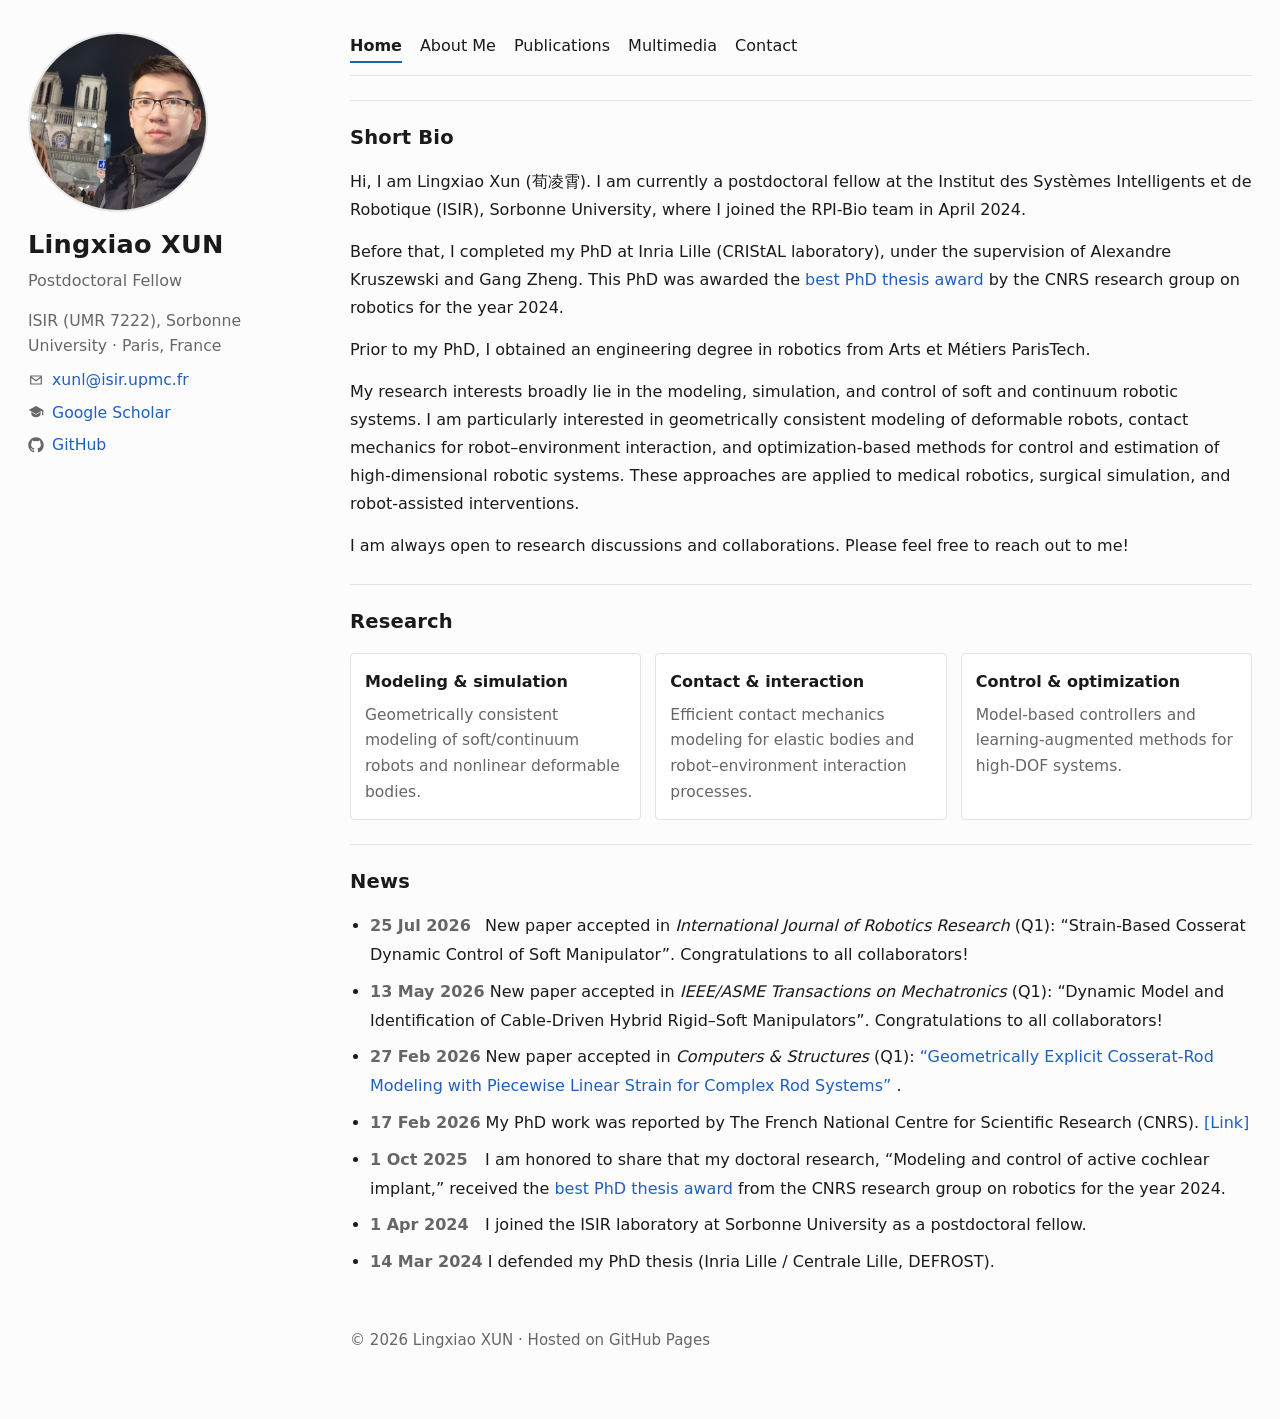
<file: index.html>
<!doctype html>
<html lang="en">
<head>
  <link rel="canonical" href="https://lingxiaoxun.github.io/" />
  <meta charset="utf-8" />
  <meta name="viewport" content="width=device-width, initial-scale=1" />
  <title>Lingxiao XUN · Home</title>
  <meta name="description" content="Lingxiao XUN — Postdoctoral fellow at ISIR (Sorbonne University). Soft/continuum robotics, geometrically consistent modeling, contact mechanics, medical robotics." />
  <link rel="stylesheet" href="assets/style.css" />
</head>

  
<body>
  <div class="page">
    <aside class="sidebar">
      <div class="profile-card">
        <div class="avatar">
          <img class="profile-photo" src="assets/avatar.jpg" alt="Portrait" />
        </div>

        <div class="id">
          <h1>Lingxiao XUN</h1>
          <p class="position">Postdoctoral Fellow </p>
          <p class="affiliation">ISIR (UMR 7222), Sorbonne University · Paris, France</p>
<p class="contact-item">
  <a href="mailto:xunl@isir.upmc.fr">
    <span class="icon" aria-hidden="true">
      <svg viewBox="0 0 24 24" fill="none" stroke="currentColor" stroke-width="1.8" stroke-linecap="round" stroke-linejoin="round">
        <path d="M4 6h16v12H4z"></path>
        <path d="M4 7l8 6 8-6"></path>
      </svg>
    </span>
    <span>xunl@isir.upmc.fr</span>
  </a>
</p>

<p class="contact-item">
  <a href="https://scholar.google.com/citations?user=EgVNwPYAAAAJ&hl=en&oi=ao" target="_blank" rel="noreferrer">
    <span class="icon" aria-hidden="true">
      <svg viewBox="0 0 24 24" fill="currentColor">
        <path d="M12 3 1 9l11 6 9-4.91V17h2V9L12 3Zm-7 9.18V15c0 2.76 3.13 5 7 5s7-2.24 7-5v-2.82l-7 3.82-7-3.82Z"/>
      </svg>
    </span>
    <span>Google Scholar</span>
  </a>
</p>

<p class="contact-item">
  <a href="https://github.com/LingxiaoXUN" target="_blank" rel="noreferrer">
    <span class="icon" aria-hidden="true">
      <svg viewBox="0 0 24 24" fill="currentColor">
        <path d="M12 .5C5.65.5.5 5.65.5 12a11.5 11.5 0 0 0 7.86 10.92c.58.11.79-.25.79-.56v-2.17c-3.2.69-3.88-1.35-3.88-1.35-.52-1.31-1.27-1.66-1.27-1.66-1.04-.71.08-.7.08-.7 1.15.08 1.75 1.18 1.75 1.18 1.02 1.75 2.68 1.24 3.33.95.1-.74.4-1.24.72-1.52-2.56-.29-5.25-1.28-5.25-5.68 0-1.25.45-2.27 1.18-3.07-.12-.29-.51-1.46.11-3.04 0 0 .97-.31 3.19 1.17a11.1 11.1 0 0 1 5.8 0c2.22-1.48 3.19-1.17 3.19-1.17.62 1.58.23 2.75.11 3.04.73.8 1.18 1.82 1.18 3.07 0 4.41-2.69 5.39-5.26 5.67.41.36.77 1.06.77 2.14v3.17c0 .31.21.67.8.56A11.5 11.5 0 0 0 23.5 12C23.5 5.65 18.35.5 12 .5Z"/>
      </svg>
    </span>
    <span>GitHub</span>
  </a>
</p>
        </div>
      </div>
    </aside>

    <main class="main-content">
      <header class="topbar">
        <nav class="nav">
          <a class="active" href="index.html">Home</a>
          <a href="about.html">About Me</a>
          <a href="publications.html">Publications</a>
          <a href="multimedia.html">Multimedia</a>
          <a href="contact.html">Contact</a>
        </nav>
      </header>

      <section class="card">
        <h2>Short Bio</h2>

        <p>
          Hi, I am Lingxiao Xun (荀凌霄). I am currently a postdoctoral fellow at the Institut des Systèmes Intelligents et de Robotique (ISIR),
          Sorbonne University, where I joined the RPI-Bio team in April 2024.
        </p>

        <p>
          Before that, I completed my PhD at Inria Lille (CRIStAL laboratory), under the supervision of
          Alexandre Kruszewski and Gang Zheng. This PhD was awarded the
          <a href="https://www.gdr-robotique.org/prix_de_these/?an=2024" target="_blank" rel="noreferrer">best PhD thesis award</a>
          by the CNRS research group on robotics for the year 2024.
        </p>

        <p>
          Prior to my PhD, I obtained an engineering degree in robotics from Arts et Métiers ParisTech.
        </p>

        <p>
          My research interests broadly lie in the modeling, simulation, and control of soft and continuum
          robotic systems. I am particularly interested in geometrically consistent modeling of deformable
          robots, contact mechanics for robot–environment interaction, and optimization-based methods
          for control and estimation of high-dimensional robotic systems. These approaches are applied
          to medical robotics, surgical simulation, and robot-assisted interventions.
        </p>

        <p>
          I am always open to research discussions and collaborations. Please feel free to reach out to me!
        </p>
      </section>

      <section class="card">
        <h2>Research</h2>
        <div class="grid">
          <div class="tile">
            <h3>Modeling & simulation</h3>
            <p>Geometrically consistent modeling of soft/continuum robots and nonlinear deformable bodies.</p>
          </div>
          <div class="tile">
            <h3>Contact & interaction</h3>
            <p>Efficient contact mechanics modeling for elastic bodies and robot–environment interaction processes.</p>
          </div>
          <div class="tile">
            <h3>Control & optimization</h3>
            <p>Model-based controllers and learning-augmented methods for high-DOF systems.</p>
          </div>
        </div>
      </section>

      <section class="card">
        <h2>News</h2>
        <ul class="timeline">
          <li>
            <span class="date">25 Jul 2026</span>
            New paper accepted in <em>International Journal of Robotics Research</em> (Q1):
              “Strain-Based Cosserat Dynamic Control of Soft Manipulator”. Congratulations to all collaborators!
          </li>
          <li>
            <span class="date">13 May 2026</span>
            New paper accepted in <em>IEEE/ASME Transactions on Mechatronics</em> (Q1):
             “Dynamic Model and Identification of Cable-Driven Hybrid Rigid–Soft Manipulators”. Congratulations to all collaborators!
          </li>
          <li>
            <span class="date">27 Feb 2026</span>
            New paper accepted in <em>Computers &amp; Structures</em> (Q1):
            <a href="https://authors.elsevier.com/a/1mjg4AQPsI-hM" target="_blank" rel="noreferrer">
              “Geometrically Explicit Cosserat-Rod Modeling with Piecewise Linear Strain for Complex Rod Systems”
            </a>.
          </li>
          <li>
            <span class="date">17 Feb 2026</span>
            My PhD work was reported by The French National Centre for Scientific Research (CNRS).
            <a href="https://www.ins2i.cnrs.fr/fr/cnrsinfo/lingxiao-xun-et-quentin-le-lidec-recompenses-par-le-prix-de-these-2024-du-gdr-robotique-0" target="_blank" rel="noreferrer">[Link]</a>
          </li>
          <li>
          <span class="date">1 Oct 2025</span>
          I am honored to share that my doctoral research, “Modeling and control of active cochlear implant,” received the
          <a href="https://www.gdr-robotique.org/prix_de_these/?an=2024" target="_blank" rel="noreferrer">best PhD thesis award</a> from the CNRS research group on robotics for the year 2024.       
          </li>
          <li>
            <span class="date">1 Apr 2024</span>
            I joined the ISIR laboratory at Sorbonne University as a postdoctoral fellow.
          </li>
          <li>
            <span class="date">14 Mar 2024</span>
            I defended my PhD thesis (Inria Lille / Centrale Lille, DEFROST).
          </li>
        </ul>
      </section>

      <footer class="footer">
        <p>© <span id="year"></span> Lingxiao XUN · Hosted on GitHub Pages</p>
      </footer>
    </main>
  </div>

  <script src="assets/script.js"></script>
</body>
</html>
</file>
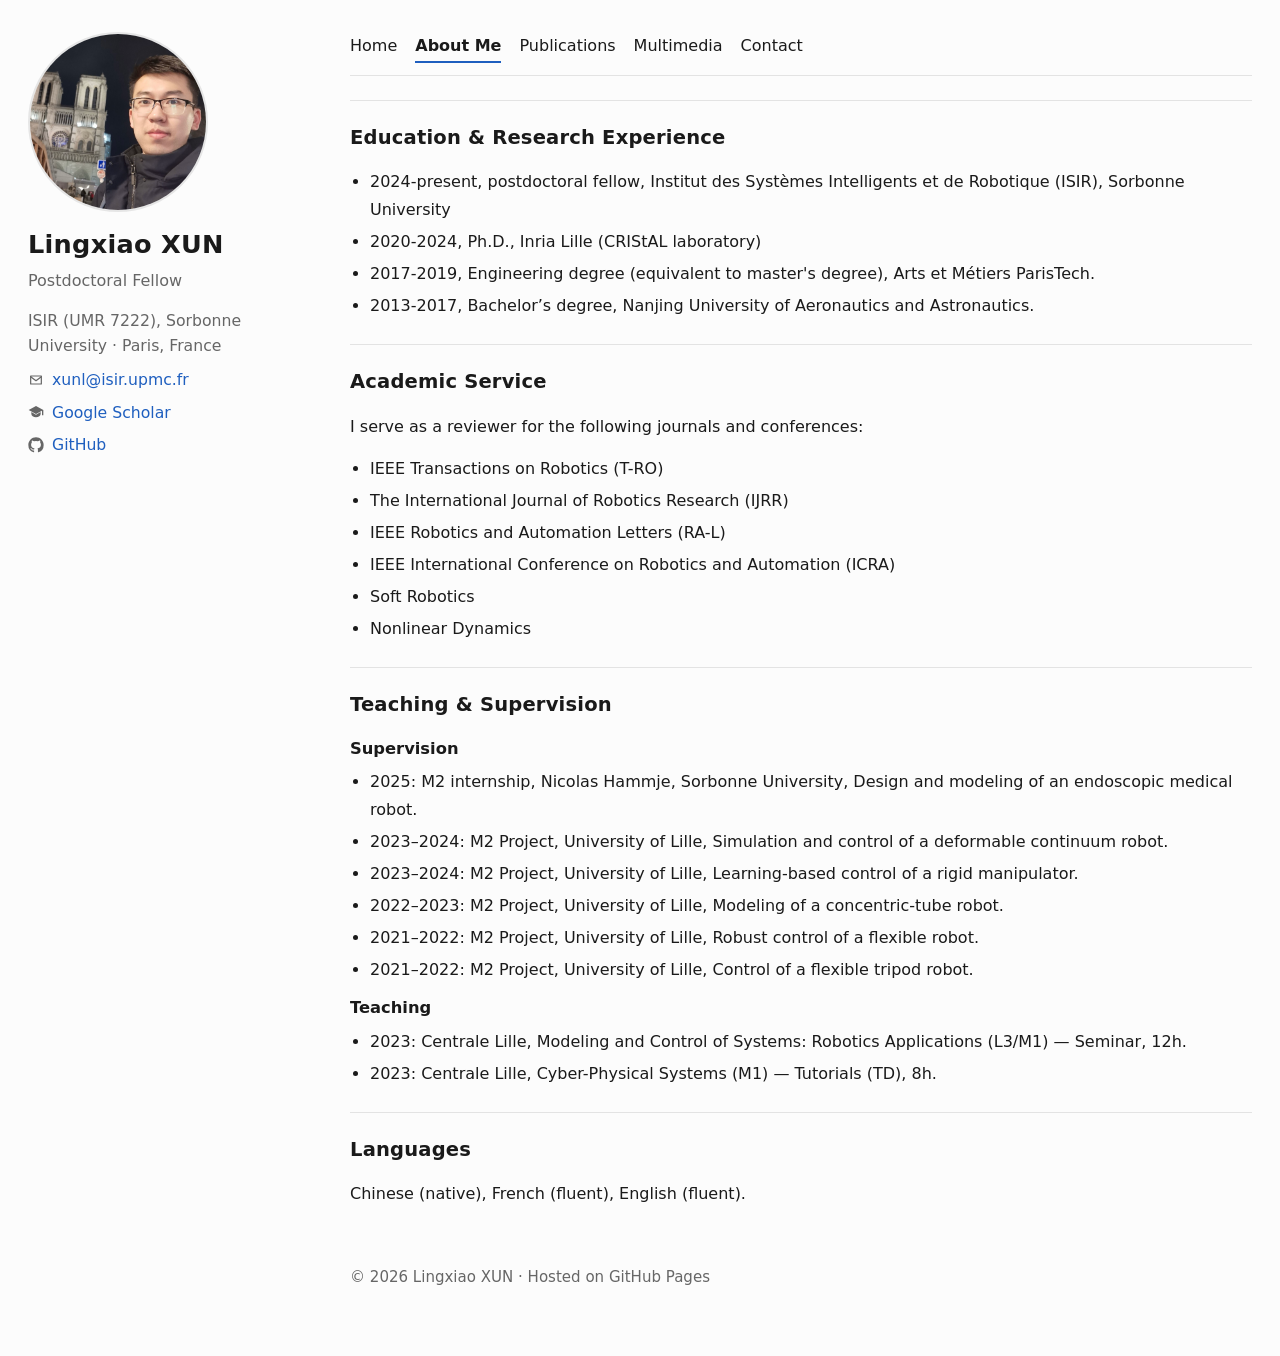
<file: about.html>
<!doctype html>
<html lang="en">
<head>
  <meta charset="utf-8" />
  <meta name="viewport" content="width=device-width, initial-scale=1" />
  <title>Lingxiao XUN · About Me</title>
  <meta name="description" content="About Lingxiao XUN: biography, professional service, teaching and supervision." />
  <link rel="stylesheet" href="assets/style.css" />
</head>

<body>
  <div class="page">
    <aside class="sidebar">
      <div class="profile-card">
        <div class="avatar">
          <img class="profile-photo" src="assets/avatar.jpg" alt="Portrait" />
        </div>

        <div class="id">
          <h1>Lingxiao XUN</h1>
          <p class="position">Postdoctoral Fellow</p>
          <p class="affiliation">ISIR (UMR 7222), Sorbonne University · Paris, France</p>
         <p class="contact-item">
  <a href="mailto:xunl@isir.upmc.fr">
    <span class="icon" aria-hidden="true">
      <svg viewBox="0 0 24 24" fill="none" stroke="currentColor" stroke-width="1.8" stroke-linecap="round" stroke-linejoin="round">
        <path d="M4 6h16v12H4z"></path>
        <path d="M4 7l8 6 8-6"></path>
      </svg>
    </span>
    <span>xunl@isir.upmc.fr</span>
  </a>
</p>

<p class="contact-item">
  <a href="https://scholar.google.com/citations?user=EgVNwPYAAAAJ&hl=en&oi=ao" target="_blank" rel="noreferrer">
    <span class="icon" aria-hidden="true">
      <svg viewBox="0 0 24 24" fill="currentColor">
        <path d="M12 3 1 9l11 6 9-4.91V17h2V9L12 3Zm-7 9.18V15c0 2.76 3.13 5 7 5s7-2.24 7-5v-2.82l-7 3.82-7-3.82Z"/>
      </svg>
    </span>
    <span>Google Scholar</span>
  </a>
</p>

<p class="contact-item">
  <a href="https://github.com/LingxiaoXUN" target="_blank" rel="noreferrer">
    <span class="icon" aria-hidden="true">
      <svg viewBox="0 0 24 24" fill="currentColor">
        <path d="M12 .5C5.65.5.5 5.65.5 12a11.5 11.5 0 0 0 7.86 10.92c.58.11.79-.25.79-.56v-2.17c-3.2.69-3.88-1.35-3.88-1.35-.52-1.31-1.27-1.66-1.27-1.66-1.04-.71.08-.7.08-.7 1.15.08 1.75 1.18 1.75 1.18 1.02 1.75 2.68 1.24 3.33.95.1-.74.4-1.24.72-1.52-2.56-.29-5.25-1.28-5.25-5.68 0-1.25.45-2.27 1.18-3.07-.12-.29-.51-1.46.11-3.04 0 0 .97-.31 3.19 1.17a11.1 11.1 0 0 1 5.8 0c2.22-1.48 3.19-1.17 3.19-1.17.62 1.58.23 2.75.11 3.04.73.8 1.18 1.82 1.18 3.07 0 4.41-2.69 5.39-5.26 5.67.41.36.77 1.06.77 2.14v3.17c0 .31.21.67.8.56A11.5 11.5 0 0 0 23.5 12C23.5 5.65 18.35.5 12 .5Z"/>
      </svg>
    </span>
    <span>GitHub</span>
  </a>
</p>
        </div>
      </div>
    </aside>

    <main class="main-content">
      <header class="topbar">
        <nav class="nav">
          <a href="index.html">Home</a>
          <a class="active" href="about.html">About Me</a>
          <a href="publications.html">Publications</a>
          <a href="multimedia.html">Multimedia</a>
          <a href="contact.html">Contact</a>
        </nav>
      </header>

      <section class="card">
        <h2>Education & Research Experience</h2>
        <ul class="bullets">
        <li>
          2024-present, postdoctoral fellow, Institut des Systèmes Intelligents et de Robotique (ISIR),
          Sorbonne University
        </li>

        <li>
          2020-2024, Ph.D., Inria Lille (CRIStAL laboratory)
        </li>

        <li>
          2017-2019, Engineering degree (equivalent to master's degree), Arts et Métiers ParisTech.
        </li>

        <li>
          2013-2017, Bachelor’s degree, Nanjing University of Aeronautics and Astronautics.
        </li>
        </ul>
        
      </section>

      <section class="card">
        <h2>Academic Service</h2>
        <p>I serve as a reviewer for the following journals and conferences:</p>
        <ul class="bullets">
          <li>IEEE Transactions on Robotics (T-RO)</li>
          <li>The International Journal of Robotics Research (IJRR)</li>
          <li>IEEE Robotics and Automation Letters (RA-L)</li>
          <li>IEEE International Conference on Robotics and Automation (ICRA)</li>
          <li>Soft Robotics</li>
          <li>Nonlinear Dynamics</li>
        </ul>
      </section>

      <section class="card">
        <h2>Teaching & Supervision</h2>

        <h3 style="margin:14px 0 6px;">Supervision</h3>
        <ul class="bullets">
          <li>2025: M2 internship, Nicolas Hammje, Sorbonne University, Design and modeling of an endoscopic medical robot.</li>
          <li>2023–2024: M2 Project, University of Lille, Simulation and control of a deformable continuum robot.</li>
          <li>2023–2024: M2 Project, University of Lille, Learning-based control of a rigid manipulator.</li>
          <li>2022–2023: M2 Project, University of Lille, Modeling of a concentric-tube robot.</li>
          <li>2021–2022: M2 Project, University of Lille, Robust control of a flexible robot.</li>
          <li>2021–2022: M2 Project, University of Lille, Control of a flexible tripod robot.</li>
        </ul>

        <h3 style="margin:10px 0 6px;">Teaching</h3>
        <ul class="bullets">
          <li>2023: Centrale Lille, Modeling and Control of Systems: Robotics Applications (L3/M1) — Seminar, 12h.</li>
          <li>2023: Centrale Lille, Cyber-Physical Systems (M1) — Tutorials (TD), 8h.</li>
        </ul>
      </section>

      <section class="card">
        <h2>Languages</h2>
        <p>
        Chinese (native), French (fluent), English (fluent).
        </p>
      </section>
      
      <footer class="footer">
        <p>© <span id="year"></span> Lingxiao XUN · Hosted on GitHub Pages</p>
      </footer>
    </main>
  </div>

  <script src="assets/script.js"></script>
</body>
</html>
</file>
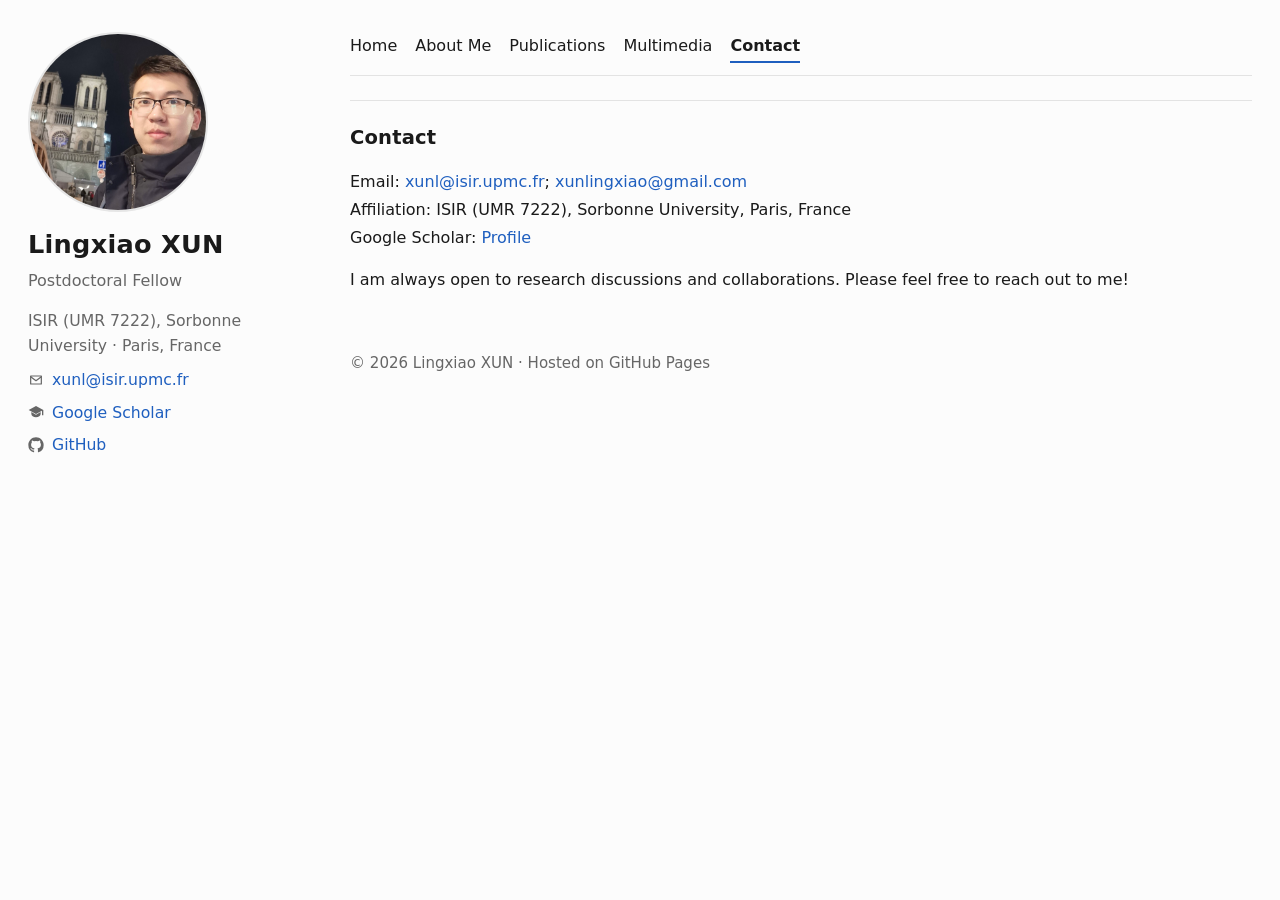
<file: contact.html>
<!doctype html>
<html lang="en">
<head>
  <meta charset="utf-8" />
  <meta name="viewport" content="width=device-width, initial-scale=1" />
  <title>Lingxiao XUN · Contact</title>
  <meta name="description" content="Contact information for Lingxiao XUN." />
  <link rel="stylesheet" href="assets/style.css" />
</head>

<body>
  <div class="page">
    <aside class="sidebar">
      <div class="profile-card">
        <div class="avatar">
          <img class="profile-photo" src="assets/avatar.jpg" alt="Portrait" />
        </div>

        <div class="id">
          <h1>Lingxiao XUN</h1>
          <p class="position">Postdoctoral Fellow</p>
          <p class="affiliation">ISIR (UMR 7222), Sorbonne University · Paris, France</p>
<p class="contact-item">
  <a href="mailto:xunl@isir.upmc.fr">
    <span class="icon" aria-hidden="true">
      <svg viewBox="0 0 24 24" fill="none" stroke="currentColor" stroke-width="1.8" stroke-linecap="round" stroke-linejoin="round">
        <path d="M4 6h16v12H4z"></path>
        <path d="M4 7l8 6 8-6"></path>
      </svg>
    </span>
    <span>xunl@isir.upmc.fr</span>
  </a>
</p>

<p class="contact-item">
  <a href="https://scholar.google.com/citations?user=EgVNwPYAAAAJ&hl=en&oi=ao" target="_blank" rel="noreferrer">
    <span class="icon" aria-hidden="true">
      <svg viewBox="0 0 24 24" fill="currentColor">
        <path d="M12 3 1 9l11 6 9-4.91V17h2V9L12 3Zm-7 9.18V15c0 2.76 3.13 5 7 5s7-2.24 7-5v-2.82l-7 3.82-7-3.82Z"/>
      </svg>
    </span>
    <span>Google Scholar</span>
  </a>
</p>

<p class="contact-item">
  <a href="https://github.com/LingxiaoXUN" target="_blank" rel="noreferrer">
    <span class="icon" aria-hidden="true">
      <svg viewBox="0 0 24 24" fill="currentColor">
        <path d="M12 .5C5.65.5.5 5.65.5 12a11.5 11.5 0 0 0 7.86 10.92c.58.11.79-.25.79-.56v-2.17c-3.2.69-3.88-1.35-3.88-1.35-.52-1.31-1.27-1.66-1.27-1.66-1.04-.71.08-.7.08-.7 1.15.08 1.75 1.18 1.75 1.18 1.02 1.75 2.68 1.24 3.33.95.1-.74.4-1.24.72-1.52-2.56-.29-5.25-1.28-5.25-5.68 0-1.25.45-2.27 1.18-3.07-.12-.29-.51-1.46.11-3.04 0 0 .97-.31 3.19 1.17a11.1 11.1 0 0 1 5.8 0c2.22-1.48 3.19-1.17 3.19-1.17.62 1.58.23 2.75.11 3.04.73.8 1.18 1.82 1.18 3.07 0 4.41-2.69 5.39-5.26 5.67.41.36.77 1.06.77 2.14v3.17c0 .31.21.67.8.56A11.5 11.5 0 0 0 23.5 12C23.5 5.65 18.35.5 12 .5Z"/>
      </svg>
    </span>
    <span>GitHub</span>
  </a>
</p>
        </div>
      </div>
    </aside>

    <main class="main-content">
      <header class="topbar">
        <nav class="nav">
          <a href="index.html">Home</a>
          <a href="about.html">About Me</a>
          <a href="publications.html">Publications</a>
          <a href="multimedia.html">Multimedia</a>
          <a class="active" href="contact.html">Contact</a>
        </nav>
      </header>

      <section class="card">
        <h2>Contact</h2>
        <p>
          Email: <a href="mailto:xunl@isir.upmc.fr">xunl@isir.upmc.fr</a>; <a href="mailto:xunlingxiao@gmail.com">xunlingxiao@gmail.com</a><br />
          Affiliation: ISIR (UMR 7222), Sorbonne University, Paris, France<br />
          Google Scholar: <a href="https://scholar.google.com/citations?user=EgVNwPYAAAAJ&hl=en&oi=ao" target="_blank" rel="noreferrer">Profile</a>
        </p>

        <p>
          I am always open to research discussions and collaborations. Please feel free to reach out to me!
        </p>
      </section>

      <footer class="footer">
        <p>© <span id="year"></span> Lingxiao XUN · Hosted on GitHub Pages</p>
      </footer>
    </main>
  </div>

  <script src="assets/script.js"></script>
</body>
</html>
</file>
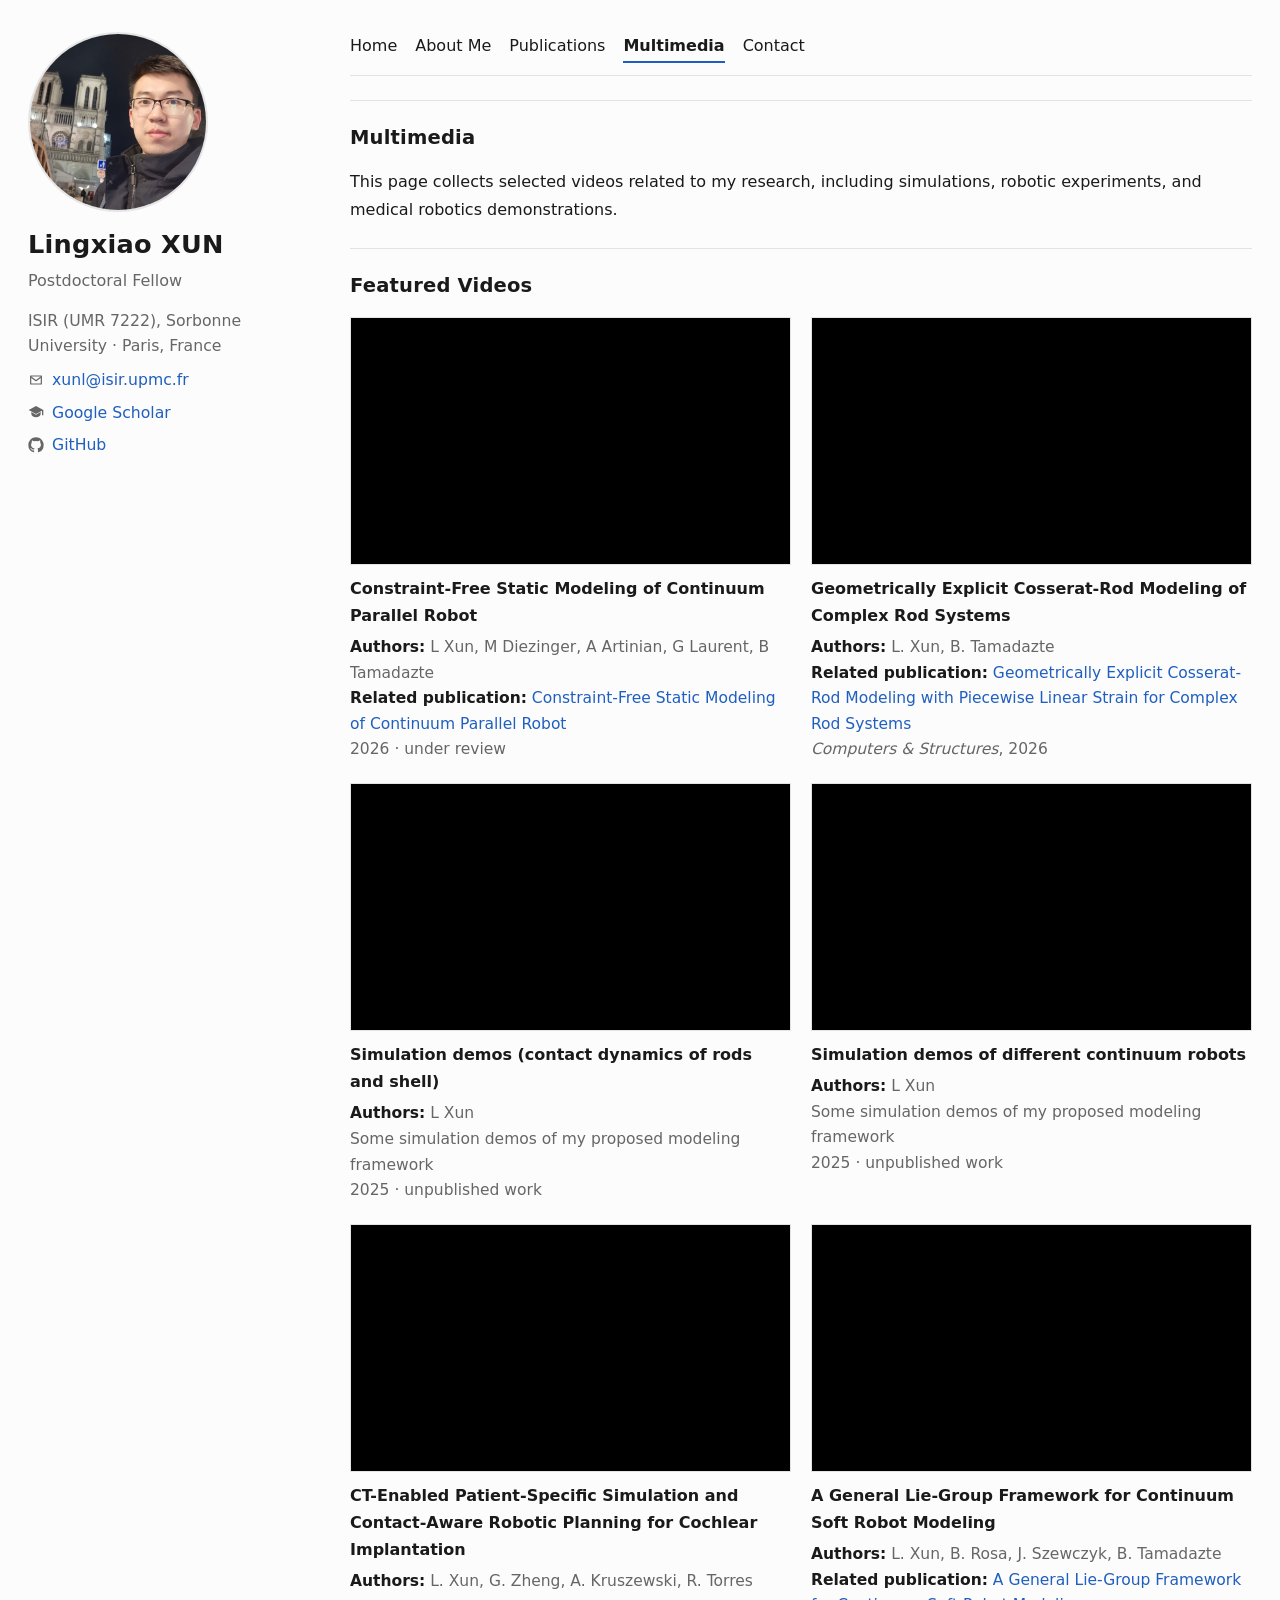
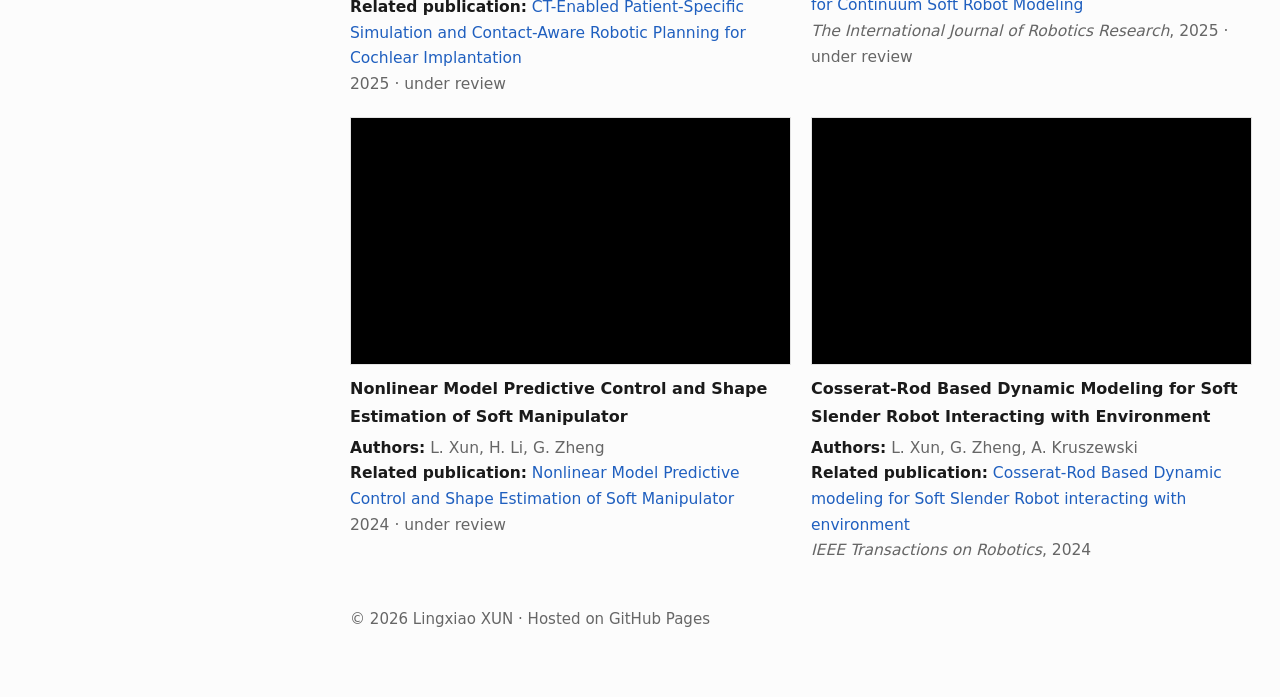
<file: multimedia.html>
<!doctype html>
<html lang="en">
<head>
  <meta charset="utf-8" />
  <meta name="viewport" content="width=device-width, initial-scale=1" />
  <title>Lingxiao XUN · Multimedia</title>
  <meta name="description" content="Videos and multimedia content by Lingxiao XUN." />
  <link rel="stylesheet" href="assets/style.css" />
</head>

<body>
  <div class="page">
    <aside class="sidebar">
      <div class="profile-card">
        <div class="avatar">
          <img class="profile-photo" src="assets/avatar.jpg" alt="Portrait" />
        </div>

        <div class="id">
          <h1>Lingxiao XUN</h1>
          <p class="position">Postdoctoral Fellow</p>
          <p class="affiliation">ISIR (UMR 7222), Sorbonne University · Paris, France</p>
<p class="contact-item">
  <a href="mailto:xunl@isir.upmc.fr">
    <span class="icon" aria-hidden="true">
      <svg viewBox="0 0 24 24" fill="none" stroke="currentColor" stroke-width="1.8" stroke-linecap="round" stroke-linejoin="round">
        <path d="M4 6h16v12H4z"></path>
        <path d="M4 7l8 6 8-6"></path>
      </svg>
    </span>
    <span>xunl@isir.upmc.fr</span>
  </a>
</p>

<p class="contact-item">
  <a href="https://scholar.google.com/citations?user=EgVNwPYAAAAJ&hl=en&oi=ao" target="_blank" rel="noreferrer">
    <span class="icon" aria-hidden="true">
      <svg viewBox="0 0 24 24" fill="currentColor">
        <path d="M12 3 1 9l11 6 9-4.91V17h2V9L12 3Zm-7 9.18V15c0 2.76 3.13 5 7 5s7-2.24 7-5v-2.82l-7 3.82-7-3.82Z"/>
      </svg>
    </span>
    <span>Google Scholar</span>
  </a>
</p>

<p class="contact-item">
  <a href="https://github.com/LingxiaoXUN" target="_blank" rel="noreferrer">
    <span class="icon" aria-hidden="true">
      <svg viewBox="0 0 24 24" fill="currentColor">
        <path d="M12 .5C5.65.5.5 5.65.5 12a11.5 11.5 0 0 0 7.86 10.92c.58.11.79-.25.79-.56v-2.17c-3.2.69-3.88-1.35-3.88-1.35-.52-1.31-1.27-1.66-1.27-1.66-1.04-.71.08-.7.08-.7 1.15.08 1.75 1.18 1.75 1.18 1.02 1.75 2.68 1.24 3.33.95.1-.74.4-1.24.72-1.52-2.56-.29-5.25-1.28-5.25-5.68 0-1.25.45-2.27 1.18-3.07-.12-.29-.51-1.46.11-3.04 0 0 .97-.31 3.19 1.17a11.1 11.1 0 0 1 5.8 0c2.22-1.48 3.19-1.17 3.19-1.17.62 1.58.23 2.75.11 3.04.73.8 1.18 1.82 1.18 3.07 0 4.41-2.69 5.39-5.26 5.67.41.36.77 1.06.77 2.14v3.17c0 .31.21.67.8.56A11.5 11.5 0 0 0 23.5 12C23.5 5.65 18.35.5 12 .5Z"/>
      </svg>
    </span>
    <span>GitHub</span>
  </a>
</p>
        </div>
      </div>
    </aside>

    <main class="main-content">
      <header class="topbar">
        <nav class="nav">
          <a href="index.html">Home</a>
          <a href="about.html">About Me</a>
          <a href="publications.html">Publications</a>
          <a class="active" href="multimedia.html">Multimedia</a>
          <a href="contact.html">Contact</a>
        </nav>
      </header>

      <section class="card">
        <h2>Multimedia</h2>
        <p>
          This page collects selected videos related to my research, including simulations,
          robotic experiments, and medical robotics demonstrations.
        </p>
      </section>

      <section class="card">
        <h2>Featured Videos</h2>

        <div class="video-grid">

          <div class="video-item">
            <div class="video-frame">
              <iframe 
                src="https://www.youtube.com/embed/aO7M0G1I-14"
                title="Constraint-Free Static Modeling of Continuum Parallel Robot"
                allow="accelerometer; autoplay; clipboard-write; encrypted-media; gyroscope; picture-in-picture; web-share"
                allowfullscreen>
              </iframe>
            </div>
            <h3>Constraint-Free Static Modeling of Continuum Parallel Robot</h3>
            <p class="video-authors">
              <strong>Authors:</strong> L Xun, M Diezinger, A Artinian, G Laurent, B Tamadazte
            </p>
            <p class="video-related">
              <strong>Related publication:</strong>
              <a href="https://arxiv.org/pdf/2603.05309">
                Constraint-Free Static Modeling of Continuum Parallel Robot
              </a>
            </p>
            <p class="video-venue">
              2026
              · under review
            </p>
          </div>

           <div class="video-item">
            <div class="video-frame">
              <iframe
                src="https://www.youtube.com/embed/IBVAkpkHERs"
                title="Geometrically Explicit Cosserat-Rod Modeling of Complex Rod Systems"
                allow="accelerometer; autoplay; clipboard-write; encrypted-media; gyroscope; picture-in-picture; web-share"
                allowfullscreen>
              </iframe>
            </div>
            <h3>Geometrically Explicit Cosserat-Rod Modeling of Complex Rod Systems</h3>
            <p class="video-authors">
              <strong>Authors:</strong> L. Xun, B. Tamadazte
            </p>
            <p class="video-related">
              <strong>Related publication:</strong>
              <a href="https://authors.elsevier.com/a/1mjg4AQPsI-hM" target="_blank" rel="noreferrer">
                Geometrically Explicit Cosserat-Rod Modeling with Piecewise Linear Strain for Complex Rod Systems
              </a>
            </p>
            <p class="video-venue">
              <em>Computers &amp; Structures</em>, 2026
            </p>
          </div>
          
           <div class="video-item">
            <div class="video-frame">
              <iframe
                src="https://www.youtube.com/embed/KB5Z_FfetX0"
                title="Simulation demos (contact dynamics of rods and shell)"
                allow="accelerometer; autoplay; clipboard-write; encrypted-media; gyroscope; picture-in-picture; web-share"
                allowfullscreen>
              </iframe>
            </div>
            <h3>Simulation demos (contact dynamics of rods and shell)</h3>
            <p class="video-authors">
              <strong>Authors:</strong> L Xun
            </p> 
            <p class="video-related">
              Some simulation demos of my proposed modeling framework
            </p>
            <p class="video-venue">
              2025
              · unpublished work
            </p>
          </div>

          <div class="video-item">
            <div class="video-frame">
              <iframe
                src="https://www.youtube.com/embed/qRCQzyO9pV4"
                title="Simulation demos of different continuum robots"
                allow="accelerometer; autoplay; clipboard-write; encrypted-media; gyroscope; picture-in-picture; web-share"
                allowfullscreen>
              </iframe>
            </div>
            <h3>Simulation demos of different continuum robots</h3>
            <p class="video-authors">
              <strong>Authors:</strong> L Xun
            </p>  
            <p class="video-related">
              Some simulation demos of my proposed modeling framework
            </p>
            <p class="video-venue">
              2025
              · unpublished work
            </p>
          </div>

          <div class="video-item">
            <div class="video-frame">
              <iframe
                src="https://www.youtube.com/embed/sCBgtb5msNA"
                title="CT-Enabled Patient-Specific Simulation and Contact-Aware Robotic Planning for Cochlear Implantation"
                allow="accelerometer; autoplay; clipboard-write; encrypted-media; gyroscope; picture-in-picture; web-share"
                allowfullscreen>
              </iframe>
            </div>
            <h3>CT-Enabled Patient-Specific Simulation and Contact-Aware Robotic Planning for Cochlear Implantation</h3>
            <p class="video-authors">
              <strong>Authors:</strong> L. Xun, G. Zheng, A. Kruszewski, R. Torres
            </p>
            <p class="video-related">
              <strong>Related publication:</strong>
              <a href="https://arxiv.org/pdf/2603.05333">
                CT-Enabled Patient-Specific Simulation and Contact-Aware Robotic Planning for Cochlear Implantation
              </a>
            </p>
            <p class="video-venue">
              2025
              · under review
            </p>
          </div>

          <div class="video-item">
            <div class="video-frame">
              <iframe
                src="https://www.youtube.com/embed/wq8Ct8HyRMo"
                title="A General Lie-Group Framework for Continuum Soft Robot Modeling"
                allow="accelerometer; autoplay; clipboard-write; encrypted-media; gyroscope; picture-in-picture; web-share"
                allowfullscreen>
              </iframe>
            </div>
            <h3>A General Lie-Group Framework for Continuum Soft Robot Modeling</h3>
            <p class="video-authors">
              <strong>Authors:</strong> L. Xun, B. Rosa, J. Szewczyk, B. Tamadazte
            </p>
            <p class="video-related">
              <strong>Related publication:</strong>
              <a href="https://arxiv.org/pdf/2603.08232" target="_blank" rel="noreferrer">
                A General Lie-Group Framework for Continuum Soft Robot Modeling
              </a>
            </p>
            <p class="video-venue">
              <em>The International Journal of Robotics Research</em>, 2025
              · under review
            </p>
          </div>

          <div class="video-item">
            <div class="video-frame">
              <iframe
                src="https://www.youtube.com/embed/U5VnX3lcQNc"
                title="Nonlinear Model Predictive Control and Shape Estimation of Soft Manipulator"
                allow="accelerometer; autoplay; clipboard-write; encrypted-media; gyroscope; picture-in-picture; web-share"
                allowfullscreen>
              </iframe>
            </div>
            <h3>Nonlinear Model Predictive Control and Shape Estimation of Soft Manipulator</h3>
            <p class="video-authors">
              <strong>Authors:</strong> L. Xun, H. Li, G. Zheng
            </p>
            <p class="video-related">
              <strong>Related publication:</strong>
              <a href="https://drive.google.com/file/d/1k7SiPn1OoZr8zBXSgLbv3NEJAcAUNLqP/view?usp=sharing" target="_blank" rel="noreferrer">
                Nonlinear Model Predictive Control and Shape Estimation of Soft Manipulator
              </a>
            </p>
            <p class="video-venue">
              2024
              · under review
            </p>
          </div>

           <div class="video-item">
            <div class="video-frame">
              <iframe
                src="https://www.youtube.com/embed/YNuTR9TTGgY"
                title="Cosserat-Rod Based Dynamic Modeling for Soft Slender Robot Interacting with Environment"
                allow="accelerometer; autoplay; clipboard-write; encrypted-media; gyroscope; picture-in-picture; web-share"
                allowfullscreen>
              </iframe>
            </div>
            <h3>Cosserat-Rod Based Dynamic Modeling for Soft Slender Robot Interacting with Environment</h3>
            <p class="video-authors">
              <strong>Authors:</strong> L. Xun, G. Zheng, A. Kruszewski
            </p>
            <p class="video-related">
              <strong>Related publication:</strong>
              <a href="https://ieeexplore.ieee.org/abstract/document/10494907" target="_blank" rel="noreferrer">
                Cosserat-Rod Based Dynamic modeling for Soft Slender Robot interacting with environment
              </a>
            </p>
            <p class="video-venue">
              <em>IEEE Transactions on Robotics</em>, 2024
            </p>
          </div>

        </div>
      </section>

      <footer class="footer">
        <p>© <span id="year"></span> Lingxiao XUN · Hosted on GitHub Pages</p>
      </footer>
    </main>
  </div>

  <script src="assets/script.js"></script>
</body>
</html>
</file>
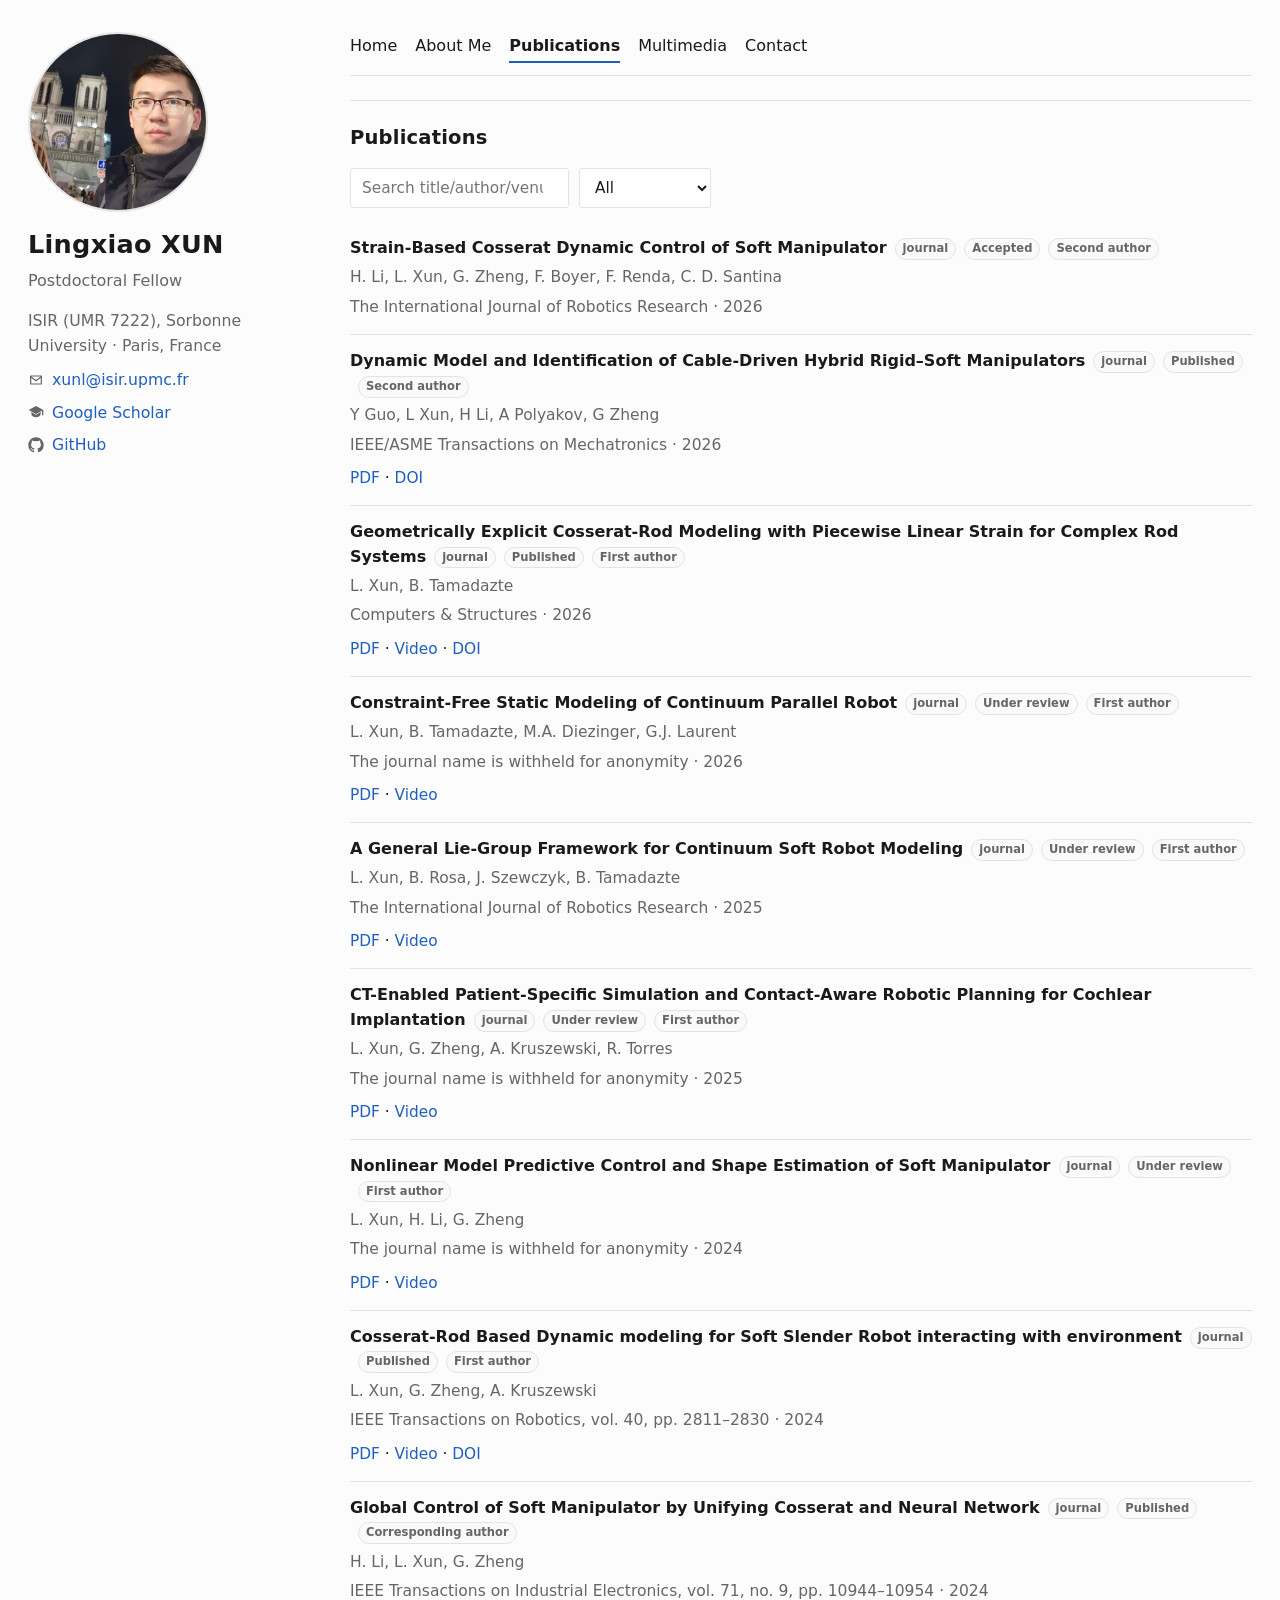
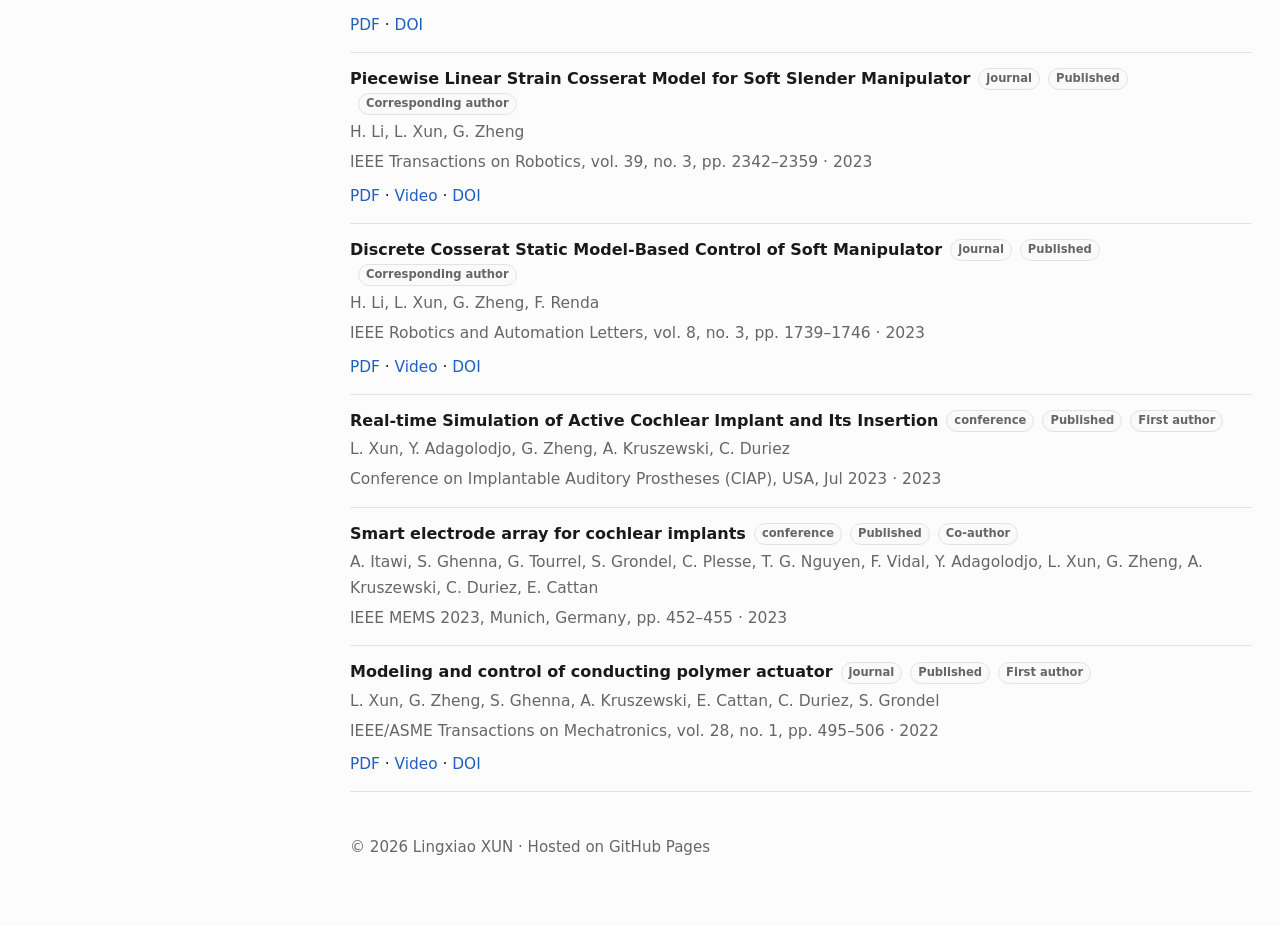
<file: publications.html>
<!doctype html>
<html lang="en">
<head>
  <meta charset="utf-8" />
  <meta name="viewport" content="width=device-width, initial-scale=1" />
  <title>Lingxiao XUN · Publications</title>
  <meta name="description" content="Publications of Lingxiao XUN." />
  <link rel="stylesheet" href="assets/style.css" />
</head>

<body>
  <div class="page">
    <aside class="sidebar">
      <div class="profile-card">
        <div class="avatar">
          <img class="profile-photo" src="assets/avatar.jpg" alt="Portrait" />
        </div>

        <div class="id">
          <h1>Lingxiao XUN</h1>
          <p class="position">Postdoctoral Fellow</p>
          <p class="affiliation">ISIR (UMR 7222), Sorbonne University · Paris, France</p>
<p class="contact-item">
  <a href="mailto:xunl@isir.upmc.fr">
    <span class="icon" aria-hidden="true">
      <svg viewBox="0 0 24 24" fill="none" stroke="currentColor" stroke-width="1.8" stroke-linecap="round" stroke-linejoin="round">
        <path d="M4 6h16v12H4z"></path>
        <path d="M4 7l8 6 8-6"></path>
      </svg>
    </span>
    <span>xunl@isir.upmc.fr</span>
  </a>
</p>

<p class="contact-item">
  <a href="https://scholar.google.com/citations?user=EgVNwPYAAAAJ&hl=en&oi=ao" target="_blank" rel="noreferrer">
    <span class="icon" aria-hidden="true">
      <svg viewBox="0 0 24 24" fill="currentColor">
        <path d="M12 3 1 9l11 6 9-4.91V17h2V9L12 3Zm-7 9.18V15c0 2.76 3.13 5 7 5s7-2.24 7-5v-2.82l-7 3.82-7-3.82Z"/>
      </svg>
    </span>
    <span>Google Scholar</span>
  </a>
</p>

<p class="contact-item">
  <a href="https://github.com/LingxiaoXUN" target="_blank" rel="noreferrer">
    <span class="icon" aria-hidden="true">
      <svg viewBox="0 0 24 24" fill="currentColor">
        <path d="M12 .5C5.65.5.5 5.65.5 12a11.5 11.5 0 0 0 7.86 10.92c.58.11.79-.25.79-.56v-2.17c-3.2.69-3.88-1.35-3.88-1.35-.52-1.31-1.27-1.66-1.27-1.66-1.04-.71.08-.7.08-.7 1.15.08 1.75 1.18 1.75 1.18 1.02 1.75 2.68 1.24 3.33.95.1-.74.4-1.24.72-1.52-2.56-.29-5.25-1.28-5.25-5.68 0-1.25.45-2.27 1.18-3.07-.12-.29-.51-1.46.11-3.04 0 0 .97-.31 3.19 1.17a11.1 11.1 0 0 1 5.8 0c2.22-1.48 3.19-1.17 3.19-1.17.62 1.58.23 2.75.11 3.04.73.8 1.18 1.82 1.18 3.07 0 4.41-2.69 5.39-5.26 5.67.41.36.77 1.06.77 2.14v3.17c0 .31.21.67.8.56A11.5 11.5 0 0 0 23.5 12C23.5 5.65 18.35.5 12 .5Z"/>
      </svg>
    </span>
    <span>GitHub</span>
  </a>
</p>
        </div>
      </div>
    </aside>

    <main class="main-content">
      <header class="topbar">
        <nav class="nav">
          <a href="index.html">Home</a>
          <a href="about.html">About Me</a>
          <a class="active" href="publications.html">Publications</a>
          <a href="multimedia.html">Multimedia</a>
          <a href="contact.html">Contact</a>
        </nav>
      </header>

      <section class="card">
        <h2>Publications</h2>

        <div class="pub-controls">
          <input id="pubSearch" type="search" placeholder="Search title/author/venue..." />
          <select id="pubFilter">
            <option value="all">All</option>
            <option value="journal">Journal</option>
            <option value="conference">Conference</option>
            <option value="patent">Patent</option>
            <option value="preprint">Preprint</option>
          </select>
        </div>
        <!>
        <div id="pubList" class="pub-list"></div>
      </section>
      
      <footer class="footer">
        <p>© <span id="year"></span> Lingxiao XUN · Hosted on GitHub Pages</p>
      </footer>
    </main>
  </div>

  <script src="assets/script.js"></script>
</body>
</html>
</file>
<file: assets/style.css>
:root{
  --bg:#fcfcfc;
  --card:transparent;
  --text:#1a1a1a;
  --muted:#666666;
  --border:#e3e3e3;
  --link:#1f5fbf;
}

*{box-sizing:border-box}

html,body{
  margin:0;
  padding:0;
  font-family:system-ui,-apple-system,Segoe UI,Roboto,Arial,sans-serif;
  background:var(--bg);
  color:var(--text);
  line-height:1.7;
}

body{
  font-size:16px;
}

a{
  color:var(--link);
  text-decoration:none;
}

a:hover{
  text-decoration:underline;
}

code{
  background:#f3f3f3;
  padding:.12rem .3rem;
  border-radius:.25rem;
  font-size:.92em;
}

/* ===== Overall layout ====== */
.page{
  max-width:1280px;
  margin:0 auto;
  padding:32px 28px 40px;
  display:grid;
  grid-template-columns:280px minmax(0,1fr);
  gap:42px;
}

.sidebar{
  align-self:start;
}

.profile-card{
  position:sticky;
  top:28px;
}

/* ===== Left sidebar ===== */
.avatar{
  margin-bottom:18px;
}

.profile-photo{
  width:180px;
  height:180px;
  border-radius:50%;
  object-fit:cover;
  border:2px solid #e6e6e6;
  display:block;
}

.id{
  text-align:left;
}

.id h1{
  margin:0 0 10px 0;
  font-size:1.6rem;
  line-height:1.15;
  font-weight:700;
  letter-spacing:.01em;
}

.position{
  margin:0 0 14px 0;
  color:var(--muted);
  line-height:1.55;
  font-size:1rem;
}

.affiliation{
  margin:0 0 10px 0;
  color:var(--muted);
  line-height:1.6;
  font-size:.98rem;
}

.contact-item{
  margin:0 0 6px 0;
  color:var(--muted);
  line-height:1.5;
  font-size:.98rem;
}

/* ===== Right content area ===== */
.main-content{
  min-width:0;
}

.topbar{
  margin-bottom:10px;
}

.nav{
  display:flex;
  gap:18px;
  flex-wrap:wrap;
  padding-bottom:12px;
  border-bottom:1px solid var(--border);
}

.nav a{
  padding:0;
  border:none;
  border-radius:0;
  background:none;
  color:var(--text);
  font-size:1rem;
}

.nav a:hover{
  background:none;
  color:var(--link);
  text-decoration:none;
}

.nav a.active{
  font-weight:600;
  border-bottom:2px solid var(--link);
  padding-bottom:2px;
}

/* ===== Section blocks ====== */
.card{
  background:transparent;
  border:none;
  border-top:1px solid var(--border);
  border-radius:0;
  padding:20px 0 0 0;
  margin-top:24px;
}

.card h2{
  margin:0 0 14px 0;
  font-size:1.22rem;
  font-weight:700;
  letter-spacing:.01em;
}

.card h3{
  margin:16px 0 8px 0;
  font-size:1.02rem;
  font-weight:700;
}

.card p{
  margin:0 0 14px 0;
  color:var(--text);
  line-height:1.75;
}

.bullets{
  margin:0;
  padding-left:20px;
  color:var(--text);
  line-height:1.75;
}

.bullets li{
  margin-bottom:4px;
}

/* ===== News ===== */
.timeline{
  margin:0;
  padding-left:20px;
  color:var(--text);
  line-height:1.8;
}

.timeline li{
  margin-bottom:8px;
}

.timeline .date{
  display:inline-block;
  min-width:110px;
  color:var(--muted);
  font-weight:600;
}

/* ===== Research grid ===== */
.grid{
  display:grid;
  grid-template-columns:repeat(3,minmax(0,1fr));
  gap:14px;
  margin-top:8px;
}

.tile{
  border:1px solid var(--border);
  border-radius:4px;
  padding:14px;
  background:#ffffff;
}

.tile h3{
  margin:0 0 8px 0;
  font-size:1rem;
}

.tile p{
  margin:0;
  color:var(--muted);
  line-height:1.65;
  font-size:.97rem;
}

/* ===== Publication controls ===== */
.pub-controls{
  display:flex;
  gap:10px;
  flex-wrap:wrap;
  margin-bottom:14px;
}

.pub-controls input,
.pub-controls select{
  background:#ffffff;
  border:1px solid var(--border);
  color:var(--text);
  border-radius:3px;
  padding:9px 11px;
  outline:none;
  font-family:inherit;
  font-size:.96rem;
}

.pub-controls input:focus,
.pub-controls select:focus{
  border-color:var(--link);
}

/* ===== Publication list ===== */
.pub-list{
  display:flex;
  flex-direction:column;
  gap:0;
}

.pub{
  border:none;
  border-bottom:1px solid var(--border);
  border-radius:0;
  padding:14px 0;
  background:transparent;
}

.pub .title{
  font-weight:700;
  line-height:1.55;
}

.pub .authors,
.pub .venue{
  color:var(--muted);
  margin-top:4px;
  line-height:1.65;
  font-size:.97rem;
}

.pub .links{
  margin-top:7px;
  font-size:.96rem;
}

.pub .tag{
  display:inline-block;
  font-size:.72rem;
  padding:1px 7px;
  border:1px solid var(--border);
  border-radius:999px;
  margin-left:8px;
  color:var(--muted);
  background:#fafafa;
  vertical-align:middle;
}

/* ===== Other blocks ===== */
.project{
  margin-bottom:16px;
}

.project h3{
  margin:0 0 6px;
}

.project p{
  margin:0;
  color:var(--text);
  line-height:1.7;
}

.hint{
  color:var(--muted);
  font-size:.95rem;
}

/* ===== Footer ===== */
.footer{
  color:var(--muted);
  text-align:left;
  padding:28px 0 10px;
  font-size:.94rem;
}

/* ===== Responsive ===== */
@media (max-width:980px){
  .page{
    grid-template-columns:1fr;
    gap:28px;
    padding:24px 18px 32px;
  }

  .profile-card{
    position:static;
  }

  .profile-photo{
    width:140px;
    height:140px;
  }

  .grid{
    grid-template-columns:1fr;
  }

  .timeline .date{
    min-width:0;
    margin-right:8px;
  }
}

/* ===== Multimedia ===== */
.video-grid{
  display:grid;
  grid-template-columns:repeat(2,minmax(0,1fr));
  gap:20px;
  margin-top:10px;
}

.video-item h3{
  margin:10px 0 6px 0;
  font-size:1rem;
}

.video-item p{
  margin:0;
  color:var(--muted);
  line-height:1.65;
  font-size:.97rem;
}

.video-frame{
  position:relative;
  width:100%;
  aspect-ratio:16/9;
  background:#000;
  border:1px solid var(--border);
  overflow:hidden;
}

.video-frame iframe{
  position:absolute;
  inset:0;
  width:100%;
  height:100%;
  border:0;
}

@media (max-width:980px){
  .video-grid{
    grid-template-columns:1fr;
  }
}

.video-authors,
.video-related,
.video-venue{
  margin-top:6px;
  color:var(--muted);
  font-size:.95rem;
  line-height:1.6;
}

.video-authors strong,
.video-related strong{
  color:var(--text);
}

.video-related a,
.video-venue a{
  color:var(--link);
}

.contact-item a{
  display:inline-flex;
  align-items:center;
  gap:8px;
}

.icon{
  width:16px;
  height:16px;
  display:inline-flex;
  align-items:center;
  justify-content:center;
  color:var(--muted);
  flex:0 0 16px;
}

.icon svg{
  width:16px;
  height:16px;
  display:block;
}
</file>
